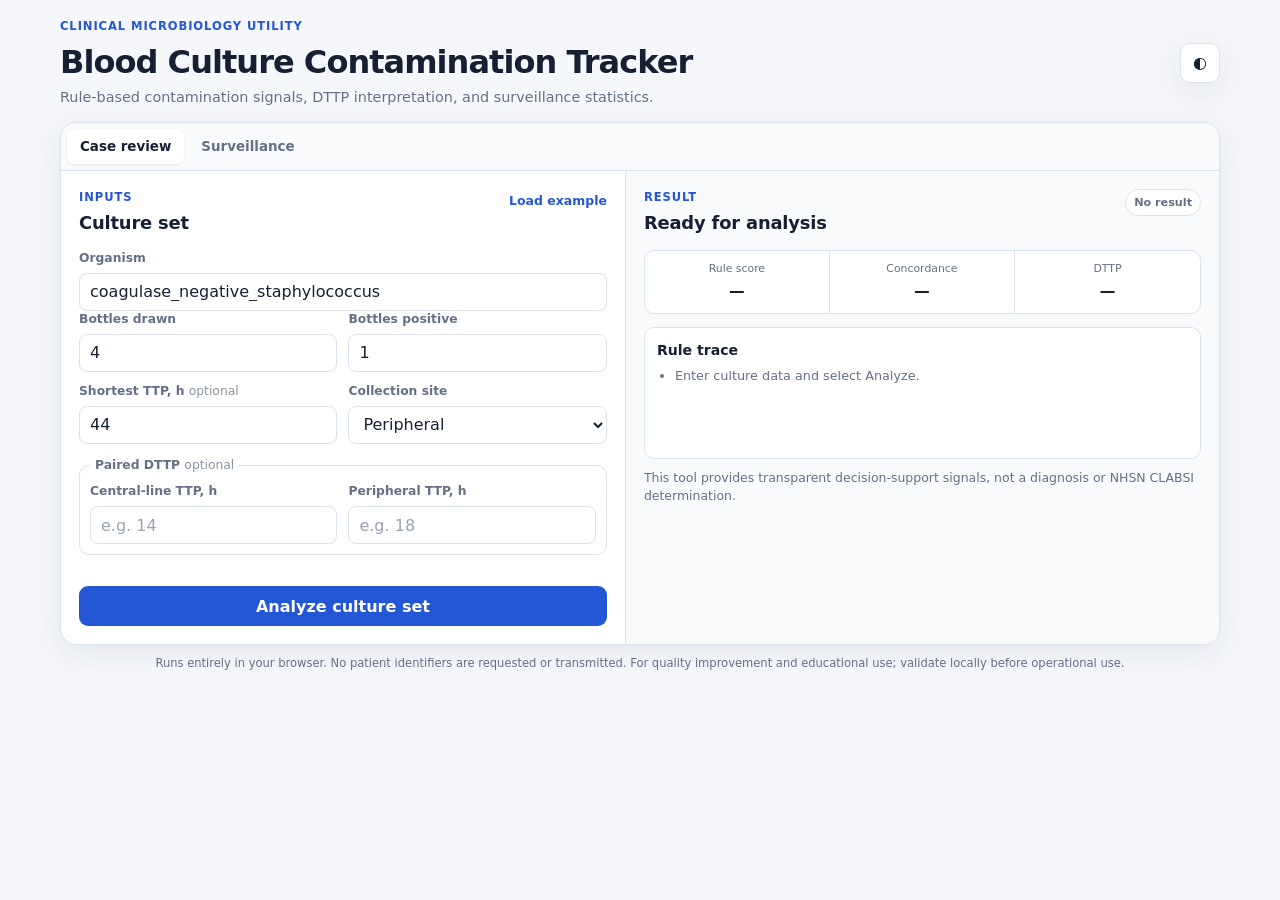
<file: index.html>
<!doctype html>
<html lang="en">
<head>
  <meta charset="utf-8">
  <meta name="viewport" content="width=device-width, initial-scale=1">
  <meta name="description" content="Browser-based blood culture contamination and differential time-to-positivity decision-support calculator.">
  <title>Blood Culture Contamination Tracker</title>
  <link rel="stylesheet" href="styles.css">
  <script defer src="web_core.js"></script>
  <script defer src="app.js"></script>
</head>
<body>
  <header class="site-header">
    <div>
      <p class="eyebrow">Clinical microbiology utility</p>
      <h1>Blood Culture Contamination Tracker</h1>
      <p class="subtitle">Rule-based contamination signals, DTTP interpretation, and surveillance statistics.</p>
    </div>
    <button class="icon-button" id="theme-toggle" type="button" aria-label="Switch to dark theme" title="Toggle theme">
      <span aria-hidden="true" id="theme-icon">◐</span>
    </button>
  </header>

  <main class="app-shell">
    <nav class="tabs" aria-label="Calculator mode">
      <button class="tab is-active" type="button" data-tab="case" aria-selected="true">Case review</button>
      <button class="tab" type="button" data-tab="surveillance" aria-selected="false">Surveillance</button>
    </nav>

    <section class="panel-grid" id="case-panel" aria-label="Case review">
      <form class="card input-card" id="case-form" novalidate>
        <div class="card-heading">
          <div>
            <p class="section-kicker">Inputs</p>
            <h2>Culture set</h2>
          </div>
          <button type="button" class="text-button" id="case-example">Load example</button>
        </div>

        <div class="field field-wide">
          <label for="organism">Organism</label>
          <input id="organism" name="organism" list="organism-list" value="coagulase_negative_staphylococcus" autocomplete="off" spellcheck="false" required>
          <datalist id="organism-list">
            <option value="staphylococcus_aureus"></option>
            <option value="escherichia_coli"></option>
            <option value="pseudomonas_aeruginosa"></option>
            <option value="coagulase_negative_staphylococcus"></option>
            <option value="staphylococcus_epidermidis"></option>
            <option value="cutibacterium_acnes"></option>
            <option value="corynebacterium_species"></option>
          </datalist>
        </div>

        <div class="field-grid">
          <div class="field">
            <label for="bottles-drawn">Bottles drawn</label>
            <input id="bottles-drawn" type="number" min="1" step="1" value="4" required>
          </div>
          <div class="field">
            <label for="bottles-positive">Bottles positive</label>
            <input id="bottles-positive" type="number" min="0" step="1" value="1" required>
          </div>
          <div class="field">
            <label for="ttp">Shortest TTP, h <span class="optional">optional</span></label>
            <input id="ttp" type="number" min="0" step="0.1" value="44">
          </div>
          <div class="field">
            <label for="draw-site">Collection site</label>
            <select id="draw-site">
              <option value="peripheral">Peripheral</option>
              <option value="central_line">Central line</option>
              <option value="picc">PICC</option>
            </select>
          </div>
        </div>

        <fieldset class="paired-fieldset">
          <legend>Paired DTTP <span class="optional">optional</span></legend>
          <div class="field-grid paired-grid">
            <div class="field">
              <label for="central-ttp">Central-line TTP, h</label>
              <input id="central-ttp" type="number" min="0" step="0.1" placeholder="e.g. 14">
            </div>
            <div class="field">
              <label for="peripheral-ttp">Peripheral TTP, h</label>
              <input id="peripheral-ttp" type="number" min="0" step="0.1" placeholder="e.g. 18">
            </div>
          </div>
        </fieldset>

        <p class="form-error" id="case-error" role="alert" aria-live="polite"></p>
        <button class="primary-button" id="analyze-case" type="submit">Analyze culture set</button>
      </form>

      <section class="card result-card" aria-live="polite" aria-label="Case result">
        <div class="card-heading">
          <div>
            <p class="section-kicker">Result</p>
            <h2 id="case-verdict">Ready for analysis</h2>
          </div>
          <span class="status-chip neutral" id="contamination-chip">No result</span>
        </div>

        <div class="metrics-row">
          <div class="metric">
            <span>Rule score</span>
            <strong id="case-score">—</strong>
          </div>
          <div class="metric">
            <span>Concordance</span>
            <strong id="case-concordance">—</strong>
          </div>
          <div class="metric">
            <span>DTTP</span>
            <strong id="case-dttp">—</strong>
          </div>
        </div>

        <div class="reasoning-box">
          <h3>Rule trace</h3>
          <ul id="case-reasons"><li>Enter culture data and select Analyze.</li></ul>
        </div>
        <p class="recommendation" id="case-recommendation">This tool provides transparent decision-support signals, not a diagnosis or NHSN CLABSI determination.</p>
      </section>
    </section>

    <section class="panel-grid is-hidden" id="surveillance-panel" aria-label="Surveillance calculator">
      <form class="card input-card compact-form" id="surveillance-form" novalidate>
        <div class="card-heading">
          <div>
            <p class="section-kicker">Inputs</p>
            <h2>Contamination rate</h2>
          </div>
        </div>
        <div class="field-grid">
          <div class="field">
            <label for="total-cultures">Total culture sets</label>
            <input id="total-cultures" type="number" min="0" step="1" value="250" required>
          </div>
          <div class="field">
            <label for="contaminated-cultures">Contaminated sets</label>
            <input id="contaminated-cultures" type="number" min="0" step="1" value="5" required>
          </div>
          <div class="field field-wide">
            <label for="target-pct">Configured quality target, %</label>
            <input id="target-pct" type="number" min="0" max="100" step="0.1" value="3.0" required>
          </div>
        </div>
        <p class="form-note">The 3% default is configurable and should be interpreted using your laboratory's current policy and quality program.</p>
        <p class="form-error" id="surveillance-error" role="alert" aria-live="polite"></p>
        <button class="primary-button" id="analyze-surveillance" type="submit">Analyze surveillance rate</button>
      </form>

      <section class="card result-card" aria-live="polite" aria-label="Surveillance result">
        <div class="card-heading">
          <div>
            <p class="section-kicker">Result</p>
            <h2 id="surveillance-status">Ready for analysis</h2>
          </div>
          <span class="status-chip neutral" id="target-chip">No result</span>
        </div>
        <div class="metrics-row surveillance-metrics">
          <div class="metric">
            <span>Rate</span>
            <strong id="surveillance-rate">—</strong>
          </div>
          <div class="metric">
            <span>Wilson 95% CI</span>
            <strong id="surveillance-ci">—</strong>
          </div>
          <div class="metric">
            <span>Target</span>
            <strong id="surveillance-target">—</strong>
          </div>
        </div>
        <div class="reasoning-box">
          <h3>Interpretation</h3>
          <p id="surveillance-copy">Enter counts and select Analyze.</p>
        </div>
      </section>
    </section>
  </main>

  <footer>
    <p>Runs entirely in your browser. No patient identifiers are requested or transmitted. For quality improvement and educational use; validate locally before operational use.</p>
  </footer>
</body>
</html>
</file>
<file: styles.css>
:root {
  color-scheme: light;
  --bg: #f5f7fb;
  --surface: #ffffff;
  --surface-2: #f8fafc;
  --text: #172033;
  --muted: #667085;
  --border: #dce3ed;
  --accent: #2457d6;
  --accent-strong: #1944b0;
  --accent-soft: #eaf0ff;
  --success: #16794b;
  --success-soft: #e9f7ef;
  --warning: #9a5b08;
  --warning-soft: #fff4df;
  --danger: #b42318;
  --danger-soft: #fff0ee;
  --shadow: 0 8px 28px rgba(24, 39, 75, 0.08);
}

html[data-theme="dark"] {
  color-scheme: dark;
  --bg: #0f1420;
  --surface: #171e2c;
  --surface-2: #111827;
  --text: #eef2f8;
  --muted: #a7b0c0;
  --border: #30394a;
  --accent: #7aa2ff;
  --accent-strong: #9bb8ff;
  --accent-soft: #1d2b4d;
  --success: #77d5a6;
  --success-soft: #17382b;
  --warning: #f7c46b;
  --warning-soft: #3a2d16;
  --danger: #ff9990;
  --danger-soft: #40211f;
  --shadow: 0 10px 32px rgba(0, 0, 0, 0.24);
}

* { box-sizing: border-box; }

body {
  margin: 0;
  min-height: 100vh;
  font-family: Inter, ui-sans-serif, system-ui, -apple-system, BlinkMacSystemFont, "Segoe UI", sans-serif;
  background: var(--bg);
  color: var(--text);
  line-height: 1.45;
}

button, input, select { font: inherit; }
button { cursor: pointer; }

.site-header,
.app-shell,
footer {
  width: min(1160px, calc(100% - 32px));
  margin-inline: auto;
}

.site-header {
  min-height: 104px;
  display: flex;
  align-items: center;
  justify-content: space-between;
  gap: 20px;
  padding: 18px 0 14px;
}

h1, h2, h3, p { margin-top: 0; }
h1 { font-size: clamp(1.45rem, 3vw, 2rem); margin-bottom: 2px; letter-spacing: -0.03em; }
h2 { font-size: 1.12rem; margin-bottom: 0; letter-spacing: -0.01em; }
h3 { font-size: .88rem; margin-bottom: 7px; }
.eyebrow, .section-kicker {
  margin-bottom: 4px;
  color: var(--accent);
  font-size: .72rem;
  font-weight: 700;
  letter-spacing: .08em;
  text-transform: uppercase;
}
.subtitle { margin-bottom: 0; color: var(--muted); font-size: .9rem; }

.icon-button {
  width: 40px;
  height: 40px;
  border-radius: 10px;
  border: 1px solid var(--border);
  background: var(--surface);
  color: var(--text);
  box-shadow: var(--shadow);
}
.icon-button:focus-visible, .tab:focus-visible, .primary-button:focus-visible, .text-button:focus-visible,
input:focus-visible, select:focus-visible {
  outline: 3px solid color-mix(in srgb, var(--accent) 30%, transparent);
  outline-offset: 2px;
}

.app-shell {
  background: var(--surface);
  border: 1px solid var(--border);
  border-radius: 16px;
  box-shadow: var(--shadow);
  overflow: hidden;
}

.tabs {
  display: flex;
  gap: 4px;
  padding: 6px;
  border-bottom: 1px solid var(--border);
  background: var(--surface-2);
}
.tab {
  border: 0;
  border-radius: 8px;
  padding: 8px 13px;
  background: transparent;
  color: var(--muted);
  font-size: .84rem;
  font-weight: 650;
}
.tab.is-active { background: var(--surface); color: var(--text); box-shadow: 0 1px 3px rgba(0,0,0,.08); }

.panel-grid {
  display: grid;
  grid-template-columns: minmax(0, 1fr) minmax(0, 1.05fr);
  gap: 0;
}
.panel-grid.is-hidden { display: none; }
.card { padding: 18px; min-width: 0; }
.input-card { border-right: 1px solid var(--border); }
.result-card { background: var(--surface-2); }
.card-heading { display: flex; justify-content: space-between; align-items: flex-start; gap: 12px; margin-bottom: 14px; }

.field-grid { display: grid; grid-template-columns: 1fr 1fr; gap: 11px; }
.field-wide { grid-column: 1 / -1; }
.field { min-width: 0; }
label, legend { color: var(--muted); font-size: .77rem; font-weight: 650; }
label { display: block; margin-bottom: 5px; }
.optional { font-weight: 500; opacity: .75; }
input, select {
  width: 100%;
  height: 38px;
  padding: 7px 10px;
  border: 1px solid var(--border);
  border-radius: 8px;
  background: var(--surface);
  color: var(--text);
}
input::placeholder { color: color-mix(in srgb, var(--muted) 65%, transparent); }

.paired-fieldset {
  margin: 13px 0 0;
  padding: 9px 10px 10px;
  border: 1px solid var(--border);
  border-radius: 10px;
}
.paired-fieldset legend { padding: 0 5px; }

.primary-button {
  width: 100%;
  min-height: 40px;
  border: 0;
  border-radius: 9px;
  background: var(--accent);
  color: #fff;
  font-weight: 750;
  margin-top: 4px;
}
.primary-button:hover { background: var(--accent-strong); }
.text-button { border: 0; background: transparent; color: var(--accent); padding: 3px 0; font-size: .78rem; font-weight: 700; }

.form-error { min-height: 19px; margin: 8px 0 0; color: var(--danger); font-size: .78rem; }
.form-note { margin: 11px 0 4px; color: var(--muted); font-size: .77rem; }

.status-chip {
  display: inline-flex;
  align-items: center;
  min-height: 27px;
  padding: 4px 8px;
  border-radius: 999px;
  border: 1px solid transparent;
  font-size: .7rem;
  font-weight: 750;
  white-space: nowrap;
}
.status-chip.neutral { color: var(--muted); background: var(--surface); border-color: var(--border); }
.status-chip.good { color: var(--success); background: var(--success-soft); }
.status-chip.warn { color: var(--warning); background: var(--warning-soft); }
.status-chip.bad { color: var(--danger); background: var(--danger-soft); }

.metrics-row {
  display: grid;
  grid-template-columns: repeat(3, 1fr);
  border: 1px solid var(--border);
  border-radius: 10px;
  overflow: hidden;
  margin-bottom: 13px;
  background: var(--surface);
}
.metric { padding: 10px; text-align: center; border-right: 1px solid var(--border); }
.metric:last-child { border-right: 0; }
.metric span { display: block; color: var(--muted); font-size: .68rem; margin-bottom: 2px; }
.metric strong { font-size: .98rem; }

.reasoning-box {
  min-height: 132px;
  padding: 12px;
  border: 1px solid var(--border);
  border-radius: 10px;
  background: var(--surface);
}
.reasoning-box ul { margin: 0; padding-left: 18px; color: var(--muted); font-size: .8rem; }
.reasoning-box li + li { margin-top: 5px; }
.reasoning-box p { margin-bottom: 0; color: var(--muted); font-size: .84rem; }
.recommendation { margin: 10px 0 0; color: var(--muted); font-size: .78rem; }
.compact-form { min-height: 330px; }

footer { padding: 10px 2px 18px; }
footer p { margin: 0; color: var(--muted); font-size: .72rem; text-align: center; }

@media (max-width: 760px) {
  .site-header { min-height: auto; padding: 14px 0 12px; }
  .subtitle { max-width: 36rem; }
  .panel-grid { grid-template-columns: 1fr; }
  .input-card { border-right: 0; border-bottom: 1px solid var(--border); }
  .card { padding: 15px; }
}

@media (max-width: 480px) {
  .site-header, .app-shell, footer { width: min(100% - 20px, 1160px); }
  h1 { font-size: 1.35rem; }
  .subtitle { font-size: .8rem; }
  .field-grid { grid-template-columns: 1fr; }
  .paired-grid { grid-template-columns: 1fr 1fr; }
  .metrics-row { grid-template-columns: 1fr; }
  .metric { border-right: 0; border-bottom: 1px solid var(--border); }
  .metric:last-child { border-bottom: 0; }
}
</file>
